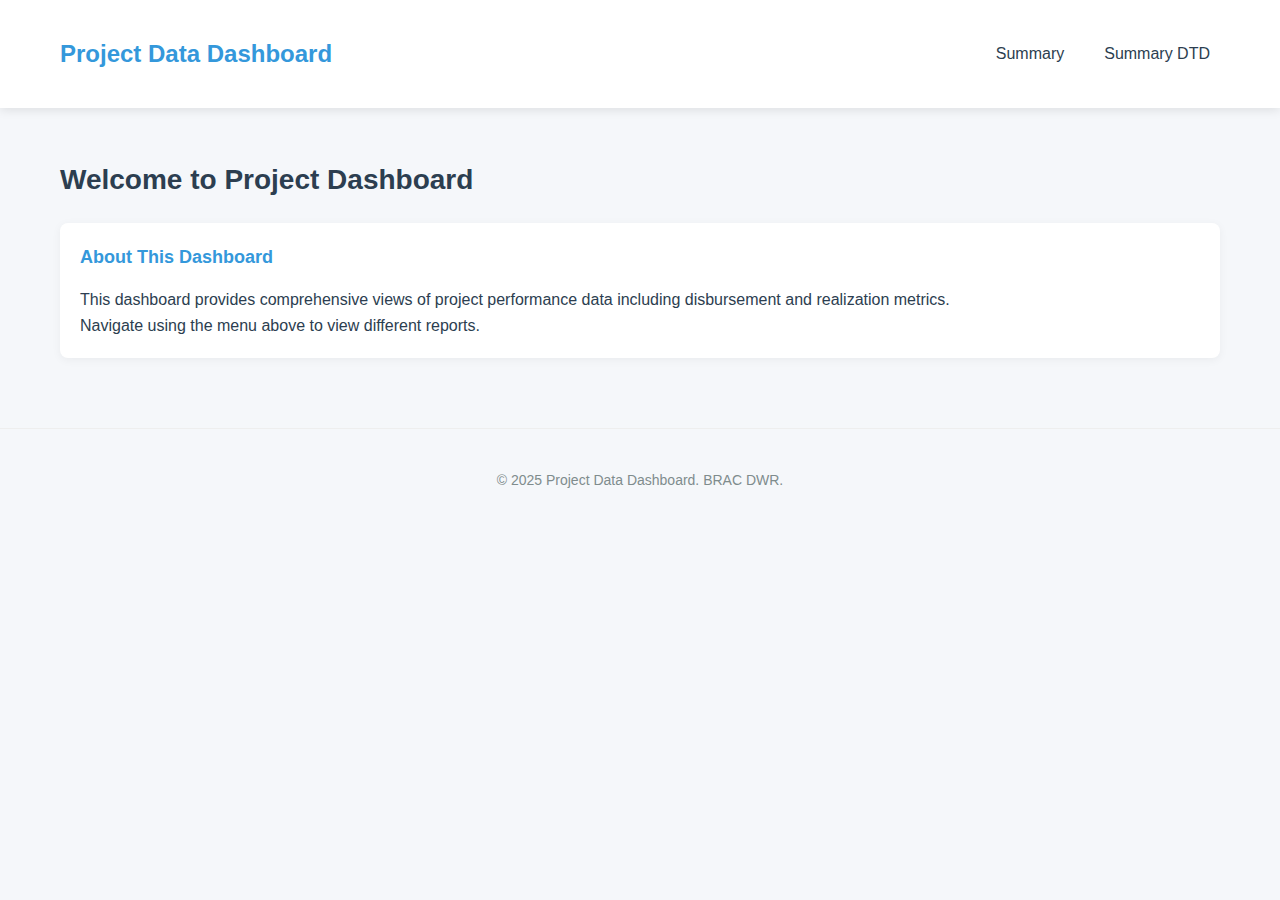
<file: index.html>
<!DOCTYPE html>
<html lang="en">
<head>
    <meta charset="UTF-8">
    <meta name="viewport" content="width=device-width, initial-scale=1.0">
    <title>Project Data Dashboard</title>
    <link rel="stylesheet" href="css/style.css">
</head>
<body>
    <header>
        <div class="container header-content">
            <div class="logo">Project Data Dashboard</div>
            <nav>
                <ul>
                    <li><a href="summary.html">Summary</a></li>
                    <li><a href="summarydtd.html">Summary DTD</a></li>
                </ul>
            </nav>
        </div>
    </header>
    
    <main class="container">
        <h1 class="page-title">Welcome to Project Dashboard</h1>
        
        <div class="card">
            <h3>About This Dashboard</h3>
            <p>This dashboard provides comprehensive views of project performance data including disbursement and realization metrics.</p>
            <p>Navigate using the menu above to view different reports.</p>
        </div>
    </main>
    
    <footer>
        <div class="container">
            <p>© 2025 Project Data Dashboard. BRAC DWR.</p>
        </div>
    </footer>
</body>
</html>
</file>
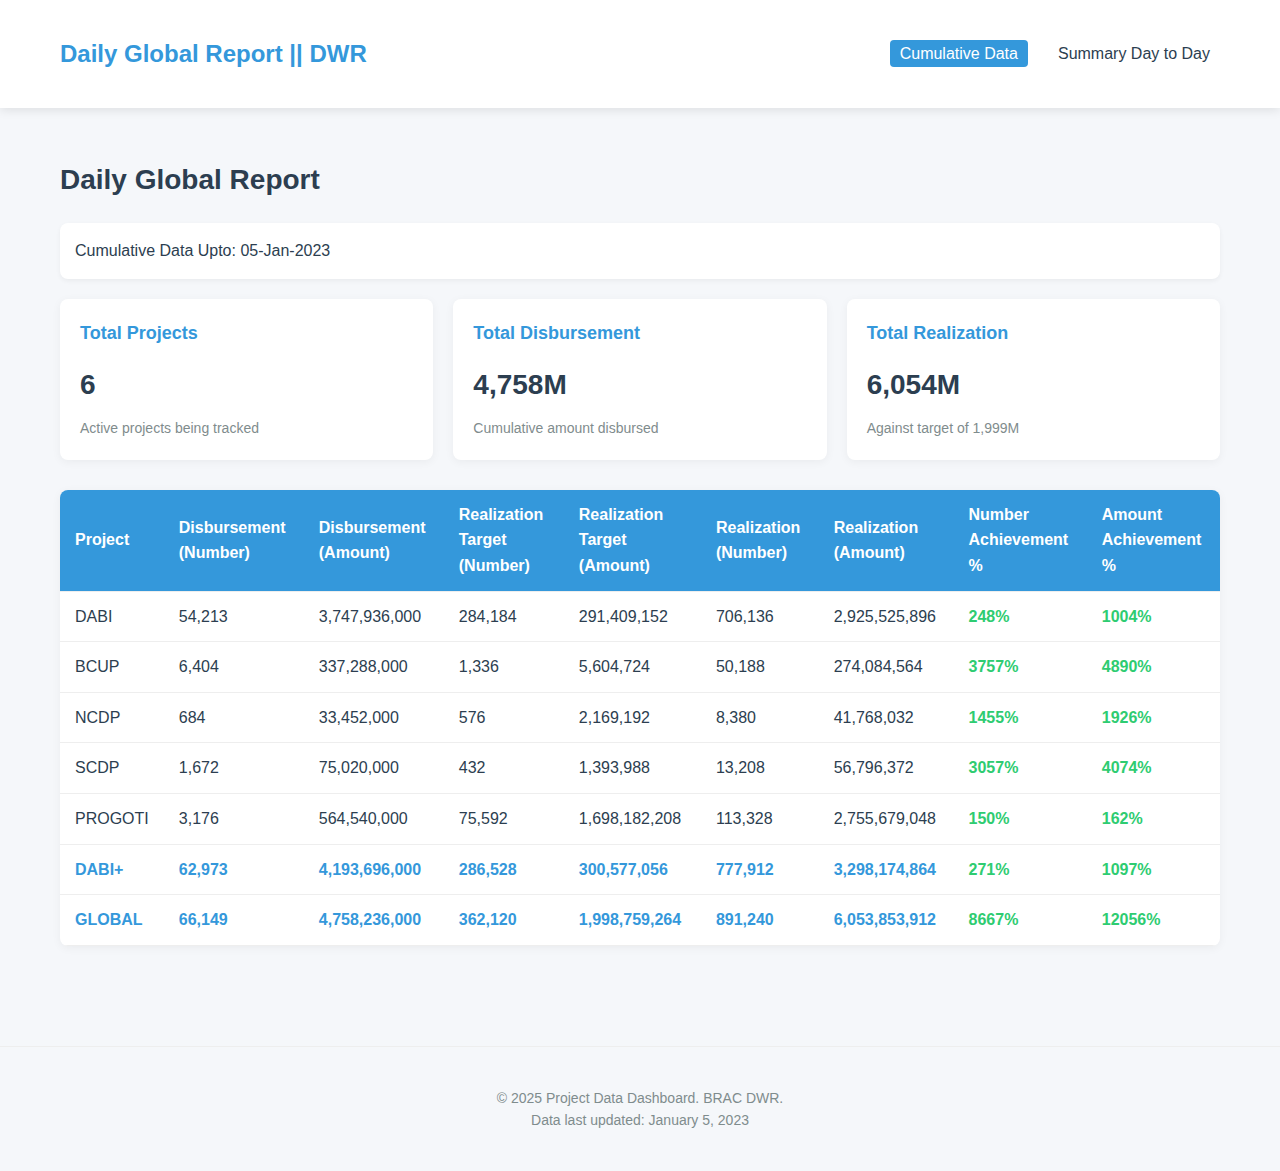
<file: summary.html>
<!DOCTYPE html>
<html lang="en">
<head>
    <meta charset="UTF-8">
    <meta name="viewport" content="width=device-width, initial-scale=1.0">
    <title>Summary | Project Dashboard</title>
    <link rel="stylesheet" href="css/style.css">
</head>
<body>
    <header>
        <div class="container header-content">
            <div class="logo">Daily Global Report || DWR</div>
            <nav>
                <ul>
                    <li><a href="summary.html" class="active">Cumulative Data</a></li>
                    <li><a href="summarydtd.html">Summary Day to Day</a></li>
                </ul>
            </nav>
        </div>
    </header>
    
    <main class="container">
        <h1 class="page-title">Daily Global Report</h1>
        
        <div class="date-info">
            Cumulative Data Upto: 05-Jan-2023
        </div>
        
        <div class="summary-cards">
            <div class="card">
                <h3>Total Projects</h3>
                <div class="card-value">6</div>
                <div class="card-description">Active projects being tracked</div>
            </div>
            <div class="card">
                <h3>Total Disbursement</h3>
                <div class="card-value"> 4,758M</div>
                <div class="card-description">Cumulative amount disbursed</div>
            </div>
            <div class="card">
                <h3>Total Realization</h3>
                <div class="card-value"> 6,054M</div>
                <div class="card-description">Against target of  1,999M</div>
            </div>
        </div>
        
        <table>
            <thead>
                <tr>
                    <th>Project</th>
                    <th>Disbursement (Number)</th>
                    <th>Disbursement (Amount)</th>
                    <th>Realization Target (Number)</th>
                    <th>Realization Target (Amount)</th>
                    <th>Realization (Number)</th>
                    <th>Realization (Amount)</th>
                    <th>Number Achievement %</th>
                    <th>Amount Achievement %</th>
                </tr>
            </thead>
            <tbody>
                <tr>
                    <td>DABI</td>
                    <td>54,213</td>
                    <td> 3,747,936,000</td>
                    <td>284,184</td>
                    <td> 291,409,152</td>
                    <td>706,136</td>
                    <td> 2,925,525,896</td>
                    <td class="positive">248%</td>
                    <td class="positive">1004%</td>
                </tr>
                <tr>
                    <td>BCUP</td>
                    <td>6,404</td>
                    <td> 337,288,000</td>
                    <td>1,336</td>
                    <td> 5,604,724</td>
                    <td>50,188</td>
                    <td> 274,084,564</td>
                    <td class="positive">3757%</td>
                    <td class="positive">4890%</td>
                </tr>
                <tr>
                    <td>NCDP</td>
                    <td>684</td>
                    <td> 33,452,000</td>
                    <td>576</td>
                    <td> 2,169,192</td>
                    <td>8,380</td>
                    <td> 41,768,032</td>
                    <td class="positive">1455%</td>
                    <td class="positive">1926%</td>
                </tr>
                <tr>
                    <td>SCDP</td>
                    <td>1,672</td>
                    <td> 75,020,000</td>
                    <td>432</td>
                    <td> 1,393,988</td>
                    <td>13,208</td>
                    <td> 56,796,372</td>
                    <td class="positive">3057%</td>
                    <td class="positive">4074%</td>
                </tr>
                <tr>
                    <td>PROGOTI</td>
                    <td>3,176</td>
                    <td> 564,540,000</td>
                    <td>75,592</td>
                    <td> 1,698,182,208</td>
                    <td>113,328</td>
                    <td> 2,755,679,048</td>
                    <td class="positive">150%</td>
                    <td class="positive">162%</td>
                </tr>
                <tr class="highlight">
                    <td>DABI+</td>
                    <td>62,973</td>
                    <td> 4,193,696,000</td>
                    <td>286,528</td>
                    <td> 300,577,056</td>
                    <td>777,912</td>
                    <td> 3,298,174,864</td>
                    <td class="positive">271%</td>
                    <td class="positive">1097%</td>
                </tr>
                <tr class="highlight">
                    <td>GLOBAL</td>
                    <td>66,149</td>
                    <td> 4,758,236,000</td>
                    <td>362,120</td>
                    <td> 1,998,759,264</td>
                    <td>891,240</td>
                    <td> 6,053,853,912</td>
                    <td class="positive">8667%</td>
                    <td class="positive">12056%</td>
                </tr>
            </tbody>
        </table>
    </main>
    
    <footer>
        <div class="container">
            <p>© 2025 Project Data Dashboard. BRAC DWR.</p>
            <p>Data last updated: January 5, 2023</p>
        </div>
    </footer>
</body>
</html>
</file>
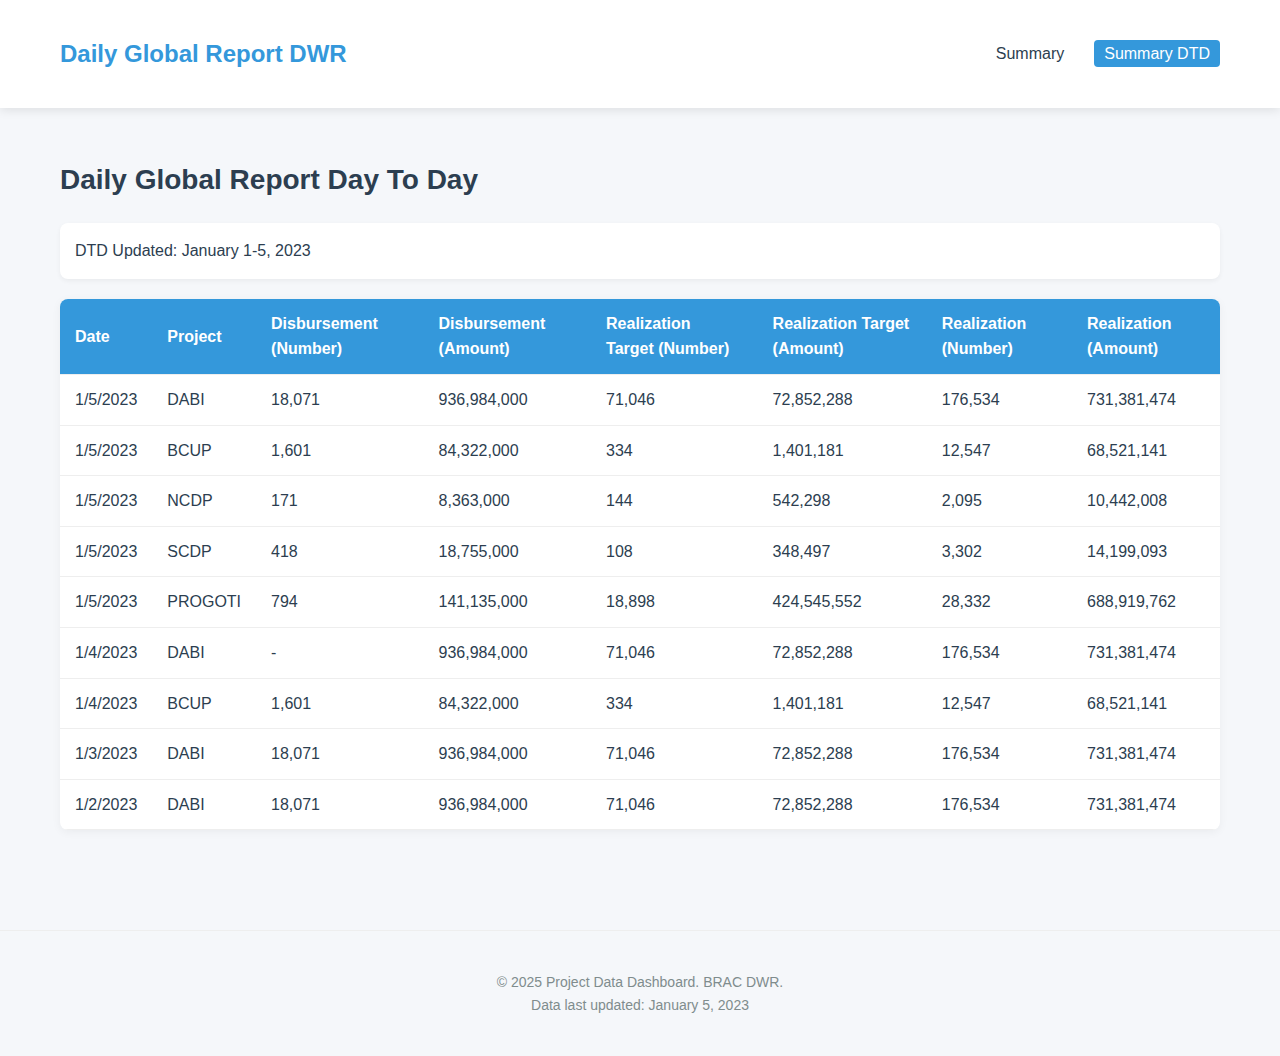
<file: summarydtd.html>
<!DOCTYPE html>
<html lang="en">
<head>
    <meta charset="UTF-8">
    <meta name="viewport" content="width=device-width, initial-scale=1.0">
    <title>Summary DTD | Project Dashboard</title>
    <link rel="stylesheet" href="css/style.css">
</head>
<body>
    <header>
        <div class="container header-content">
            <div class="logo">Daily Global Report DWR</div>
            <nav>
                <ul>
                    <li><a href="summary.html">Summary</a></li>
                    <li><a href="summarydtd.html" class="active">Summary DTD</a></li>
                </ul>
            </nav>
        </div>
    </header>
    
    <main class="container">
        <h1 class="page-title">Daily Global Report Day To Day</h1>
        
        <div class="date-info">
            DTD Updated: January 1-5, 2023
        </div>
        
        <table>
            <thead>
                <tr>
                    <th>Date</th>
                    <th>Project</th>
                    <th>Disbursement (Number)</th>
                    <th>Disbursement (Amount)</th>
                    <th>Realization Target (Number)</th>
                    <th>Realization Target (Amount)</th>
                    <th>Realization (Number)</th>
                    <th>Realization (Amount)</th>
                </tr>
            </thead>
            <tbody>
                <tr>
                    <td>1/5/2023</td>
                    <td>DABI</td>
                    <td>18,071</td>
                    <td> 936,984,000</td>
                    <td>71,046</td>
                    <td> 72,852,288</td>
                    <td>176,534</td>
                    <td> 731,381,474</td>
                </tr>
                <tr>
                    <td>1/5/2023</td>
                    <td>BCUP</td>
                    <td>1,601</td>
                    <td> 84,322,000</td>
                    <td>334</td>
                    <td> 1,401,181</td>
                    <td>12,547</td>
                    <td> 68,521,141</td>
                </tr>
                <tr>
                    <td>1/5/2023</td>
                    <td>NCDP</td>
                    <td>171</td>
                    <td> 8,363,000</td>
                    <td>144</td>
                    <td> 542,298</td>
                    <td>2,095</td>
                    <td> 10,442,008</td>
                </tr>
                <tr>
                    <td>1/5/2023</td>
                    <td>SCDP</td>
                    <td>418</td>
                    <td> 18,755,000</td>
                    <td>108</td>
                    <td> 348,497</td>
                    <td>3,302</td>
                    <td> 14,199,093</td>
                </tr>
                <tr>
                    <td>1/5/2023</td>
                    <td>PROGOTI</td>
                    <td>794</td>
                    <td> 141,135,000</td>
                    <td>18,898</td>
                    <td> 424,545,552</td>
                    <td>28,332</td>
                    <td> 688,919,762</td>
                </tr>
                <tr>
                    <td>1/4/2023</td>
                    <td>DABI</td>
                    <td>-</td>
                    <td> 936,984,000</td>
                    <td>71,046</td>
                    <td> 72,852,288</td>
                    <td>176,534</td>
                    <td> 731,381,474</td>
                </tr>
                <tr>
                    <td>1/4/2023</td>
                    <td>BCUP</td>
                    <td>1,601</td>
                    <td> 84,322,000</td>
                    <td>334</td>
                    <td> 1,401,181</td>
                    <td>12,547</td>
                    <td> 68,521,141</td>
                </tr>
                <tr>
                    <td>1/3/2023</td>
                    <td>DABI</td>
                    <td>18,071</td>
                    <td> 936,984,000</td>
                    <td>71,046</td>
                    <td> 72,852,288</td>
                    <td>176,534</td>
                    <td> 731,381,474</td>
                </tr>
                <tr>
                    <td>1/2/2023</td>
                    <td>DABI</td>
                    <td>18,071</td>
                    <td> 936,984,000</td>
                    <td>71,046</td>
                    <td> 72,852,288</td>
                    <td>176,534</td>
                    <td> 731,381,474</td>
                </tr>
            </tbody>
        </table>
    </main>
    
    <footer>
        <div class="container">
            <p>© 2025 Project Data Dashboard. BRAC DWR.</p>
            <p>Data last updated: January 5, 2023</p>
        </div>
    </footer>
</body>
</html>
</file>
<file: css/style.css>
:root {
    --primary-color: #3498db;
    --secondary-color: #2980b9;
    --accent-color: #e74c3c;
    --light-color: #ecf0f1;
    --dark-color: #2c3e50;
    --success-color: #2ecc71;
    --warning-color: #f39c12;
}

* {
    margin: 0;
    padding: 0;
    box-sizing: border-box;
    font-family: 'Segoe UI', Tahoma, Geneva, Verdana, sans-serif;
}

body {
    background-color: #f5f7fa;
    color: var(--dark-color);
    line-height: 1.6;
}

.container {
    max-width: 1200px;
    margin: 0 auto;
    padding: 20px;
}

header {
    background-color: white;
    box-shadow: 0 2px 10px rgba(0, 0, 0, 0.1);
    padding: 15px 0;
    margin-bottom: 30px;
}

.header-content {
    display: flex;
    justify-content: space-between;
    align-items: center;
}

.logo {
    font-size: 24px;
    font-weight: bold;
    color: var(--primary-color);
}

nav ul {
    display: flex;
    list-style: none;
}

nav ul li {
    margin-left: 20px;
}

nav ul li a {
    text-decoration: none;
    color: var(--dark-color);
    font-weight: 500;
    padding: 5px 10px;
    border-radius: 4px;
    transition: all 0.3s ease;
}

nav ul li a:hover, nav ul li a.active {
    background-color: var(--primary-color);
    color: white;
}

.page-title {
    margin-bottom: 20px;
    color: var(--dark-color);
    font-size: 28px;
}

.date-info {
    background-color: white;
    padding: 15px;
    border-radius: 8px;
    box-shadow: 0 2px 5px rgba(0, 0, 0, 0.05);
    margin-bottom: 20px;
    font-weight: 500;
}

table {
    width: 100%;
    border-collapse: collapse;
    background-color: white;
    box-shadow: 0 2px 10px rgba(0, 0, 0, 0.05);
    border-radius: 8px;
    overflow: hidden;
    margin-bottom: 30px;
}

th, td {
    padding: 12px 15px;
    text-align: left;
    border-bottom: 1px solid #eee;
}

th {
    background-color: var(--primary-color);
    color: white;
    font-weight: 600;
}

tr:hover {
    background-color: #f8f9fa;
}

.highlight {
    font-weight: bold;
    color: var(--primary-color);
}

.positive {
    color: var(--success-color);
    font-weight: bold;
}

.negative {
    color: var(--accent-color);
    font-weight: bold;
}

.summary-cards {
    display: grid;
    grid-template-columns: repeat(auto-fill, minmax(300px, 1fr));
    gap: 20px;
    margin-bottom: 30px;
}

.card {
    background-color: white;
    border-radius: 8px;
    box-shadow: 0 2px 10px rgba(0, 0, 0, 0.05);
    padding: 20px;
}

.card h3 {
    color: var(--primary-color);
    margin-bottom: 15px;
    font-size: 18px;
}

.card-value {
    font-size: 28px;
    font-weight: bold;
    margin-bottom: 10px;
}

.card-description {
    color: #7f8c8d;
    font-size: 14px;
}

footer {
    text-align: center;
    padding: 20px;
    margin-top: 50px;
    color: #7f8c8d;
    font-size: 14px;
    border-top: 1px solid #eee;
}

@media (max-width: 768px) {
    .header-content {
        flex-direction: column;
    }
    
    nav ul {
        margin-top: 15px;
    }
    
    nav ul li {
        margin: 0 10px;
    }
    
    th, td {
        padding: 8px 10px;
        font-size: 14px;
    }
    
    .summary-cards {
        grid-template-columns: 1fr;
    }
}
</file>
